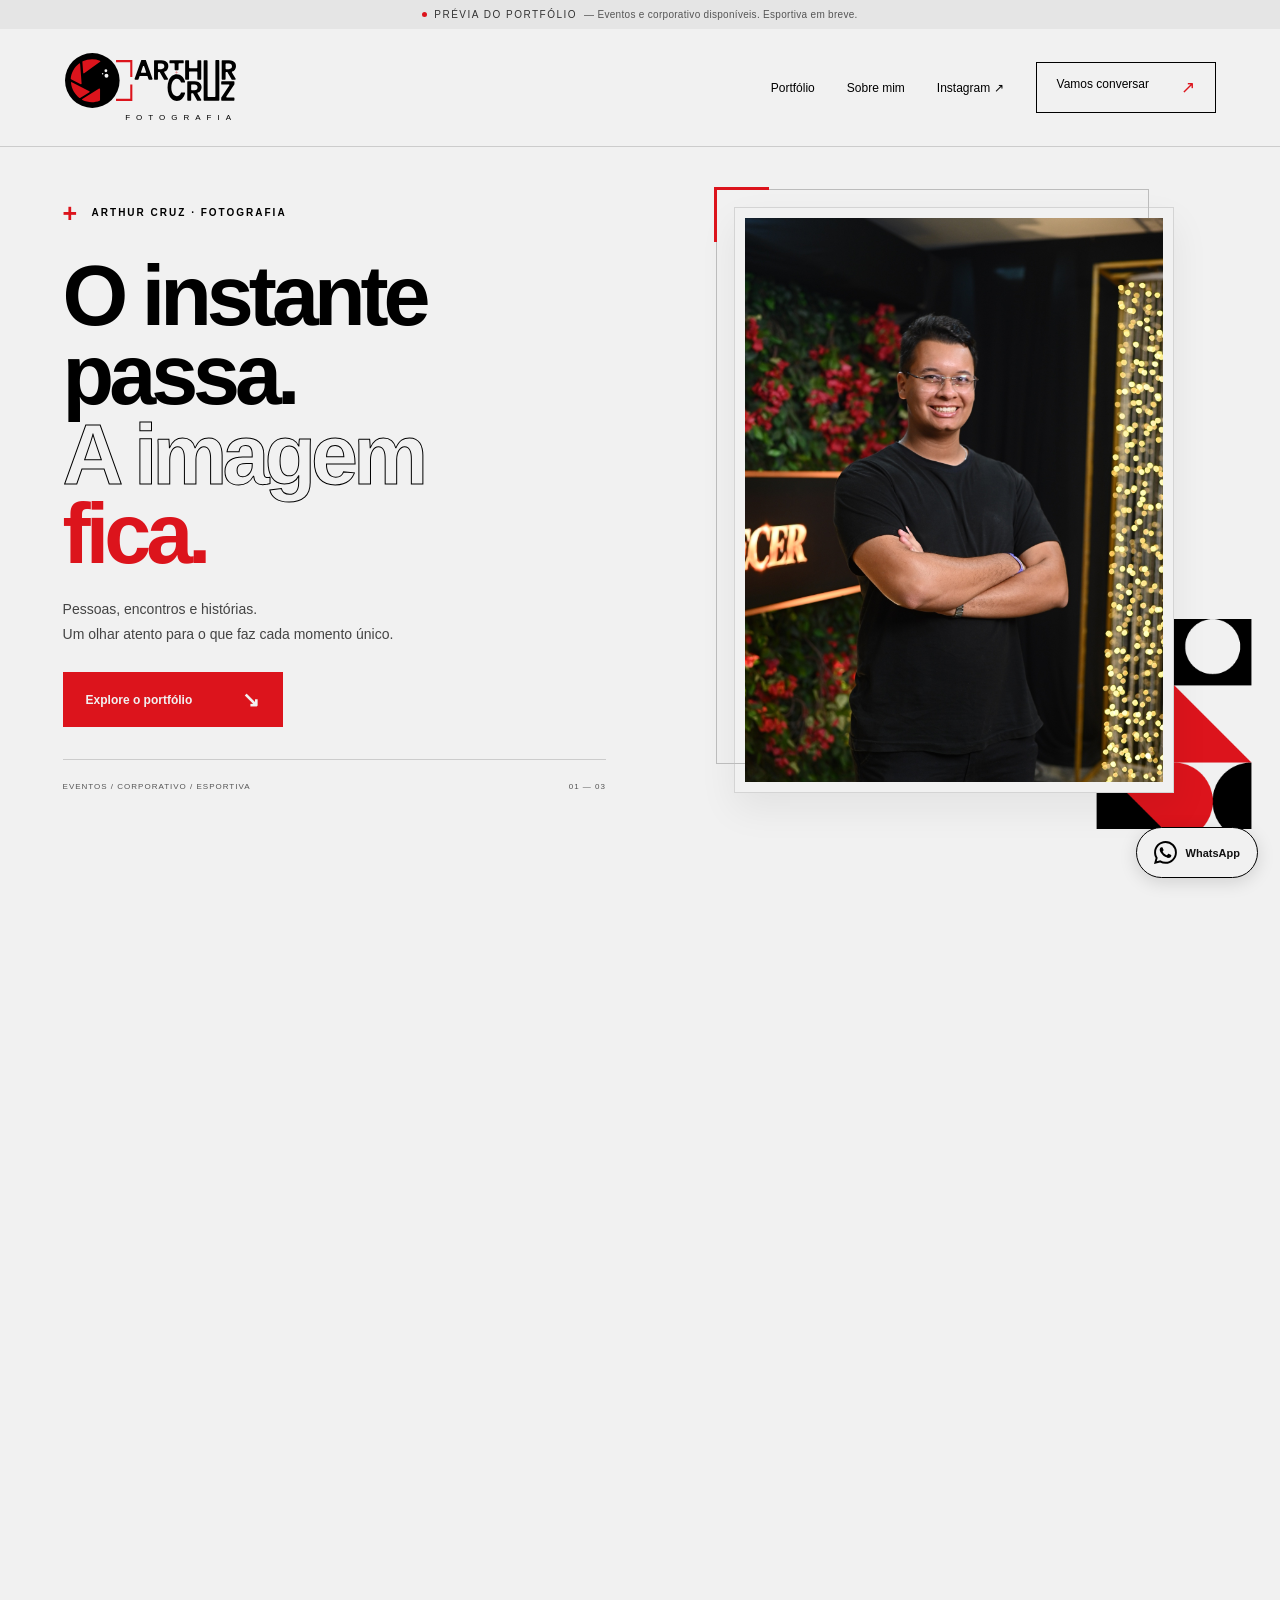
<file: index.html>
<!doctype html><html lang="pt-BR"><head><meta charset="utf-8"><meta name="viewport" content="width=device-width,initial-scale=1"><meta name="theme-color" content="#f1f1f1"><title>Arthur Cruz — Fotografia</title><meta name="description" content="Eventos, ensaio corporativo e fotografia esportiva. Explore o portfólio de Arthur Cruz e converse pelo WhatsApp."><link rel="icon" href="icon.svg" type="image/svg+xml"><link rel="stylesheet" href="style.css"><link rel="stylesheet" href="brand.css"><script src="app.js" defer></script></head><body id="top"><a class="skip" href="#principal">Pular para o conteúdo</a><div class="pilot"><span class="dot"></span> PRÉVIA DO PORTFÓLIO <span class="pilot-detail">— Eventos e corporativo disponíveis. Esportiva em breve.</span></div><header><a class="brand" href="index.html" aria-label="Arthur Cruz Fotografia, início"><img src="logo.svg" alt="Arthur Cruz"><span>FOTOGRAFIA</span></a><button class="menu-toggle" aria-expanded="false" aria-controls="navigation">Menu <span>＋</span></button><nav id="navigation" aria-label="Menu principal"><a href="index.html#portfolio">Portfólio</a><a href="index.html#sobre-mim">Sobre mim</a><a href="https://www.instagram.com/arthurcruz.fotografia/" target="_blank" rel="noopener noreferrer">Instagram ↗</a><a class="nav-contact" href="https://wa.me/5571992809439?text=Ol%C3%A1%2C%20Arthur%21%20Vim%20pelo%20seu%20site%20e%20gostaria%20de%20conversar%20sobre%20um%20projeto%20de%20fotografia." target="_blank" rel="noopener noreferrer">Vamos conversar <span>↗</span></a></nav></header><main id="principal"><section class="hero"><div class="hero-copy"><span class="eyebrow"><span class="red-cross">+</span> ARTHUR CRUZ · FOTOGRAFIA</span><h1>O instante<br>passa.<br><span class="outline">A imagem</span><br><em>fica.</em></h1><p>Pessoas, encontros e histórias.<br>Um olhar atento para o que faz cada momento único.</p><a class="button" href="#portfolio">Explore o portfólio <span>↘</span></a><div class="hero-index"><span>EVENTOS / CORPORATIVO / ESPORTIVA</span><span>01 — 03</span></div></div><div class="hero-visual hero-arthur hero-composition"><div class="hero-photo-frame"><img src="arthur-cruz-inicio.jpg" alt="Arthur Cruz sorrindo para a câmera, de camiseta preta e braços cruzados" fetchpriority="high"><span class="hero-photo-accent" aria-hidden="true"></span></div><div class="hero-brand-pattern" aria-hidden="true"></div></div></section><div class="brand-strip" aria-hidden="true"><img src="pattern.png" alt=""></div><section class="portfolio section" id="portfolio"><div class="section-heading"><div><span class="eyebrow">01 / PORTFÓLIO</span><h2>Cada história,<br>um <em>novo olhar.</em></h2></div><p>Escolha uma categoria e entre na galeria.<br>Encontre o olhar que combina com o seu momento.</p></div><div class="portfolio-grid"><a class="portfolio-card card-eventos" href="eventos.html"><div class="card-image"><img src="eventos-arthur-01.jpg" alt="Mulher de vestido preto diante de painel iluminado em evento" loading="lazy"><span class="card-number">01 /</span><span class="card-arrow" aria-hidden="true">↗</span></div><div class="card-title"><h3>Eventos</h3><span>VER GALERIA ↗</span></div><p>A energia de estar presente.</p></a><a class="portfolio-card card-ensaio-corporativo" href="ensaio-corporativo.html"><div class="card-image"><img src="corporativo-arthur-01.jpg" alt="Retrato corporativo de homem sorrindo, com camiseta preta e mãos unidas" loading="lazy"><span class="card-number">02 /</span><span class="card-arrow" aria-hidden="true">↗</span></div><div class="card-title"><h3>Ensaio corporativo</h3><span>VER GALERIA ↗</span></div><p>Sua imagem fala por você.</p></a><a class="portfolio-card card-fotografia-esportiva" href="fotografia-esportiva.html"><div class="card-image"><div class="sports-preview"><img src="icon.svg" alt="" aria-hidden="true"><span>FOTOGRAFIA EM MOVIMENTO</span><strong>Em breve.</strong><div class="sports-preview-pattern" aria-hidden="true"></div></div><span class="card-number">03 /</span><span class="card-arrow" aria-hidden="true">↗</span></div><div class="card-title"><h3>Fotografia esportiva</h3><span>VER GALERIA ↗</span></div><p>A intensidade de cada movimento.</p></a></div></section><section class="about section" id="sobre-mim"><div class="portrait-space"><div class="portrait-photo"><img src="arthur-cruz-sobre.jpg" alt="Arthur Cruz de óculos e braços cruzados, diante de luzes douradas" loading="lazy"><span class="portrait-corner top-left" aria-hidden="true"></span><span class="portrait-corner bottom-right" aria-hidden="true"></span></div><img class="portrait-pattern" src="pattern-column.png" alt="" aria-hidden="true" loading="lazy"></div><div class="about-copy"><span class="eyebrow">02 / SOBRE MIM</span><h2>Por trás de<br>cada clique,<br><em>Arthur Cruz.</em></h2><p>Sou Arthur Cruz, fotógrafo há 3 anos, e adoro registrar momentos que merecem ser lembrados.</p><p>Meu trabalho também é construir sua imagem de forma estratégica, valorizando o seu posicionamento e traduzindo quem você é em fotografias que transmitem confiança, elegância e exclusividade.</p><a class="text-link" href="https://www.instagram.com/arthurcruz.fotografia/" target="_blank" rel="noopener noreferrer">Acompanhe pelo Instagram <span>↗</span></a></div></section><section class="contact-section" id="contato"><div><span class="eyebrow">O PRÓXIMO CLIQUE COMEÇA COM UMA CONVERSA</span><h2>Vamos criar<br>algo <em>seu?</em></h2><p>Conte sua ideia. A gente encontra o melhor jeito de fotografá-la.</p><a class="button light" href="https://wa.me/5571992809439?text=Ol%C3%A1%2C%20Arthur%21%20Vim%20pelo%20seu%20site%20e%20gostaria%20de%20conversar%20sobre%20um%20projeto%20de%20fotografia." target="_blank" rel="noopener noreferrer">Conversar pelo WhatsApp <span>↗</span></a></div><div class="contact-portrait contact-portrait-photo"><img src="arthur-cruz-contato.jpg" alt="Arthur Cruz sorrindo e olhando para o lado, com os braços cruzados" loading="lazy"><span class="portrait-corner top-left" aria-hidden="true"></span><span class="portrait-corner bottom-right" aria-hidden="true"></span></div></section></main><div class="footer-pattern" aria-hidden="true"></div><footer><a href="index.html" class="footer-brand" aria-label="Arthur Cruz Fotografia, início"><img src="logo.svg" alt="Arthur Cruz"><span>FOTOGRAFIA</span></a><p class="footer-quote">“Os momentos passam, mas a fotografia os torna eternos.”</p><a href="https://www.instagram.com/arthurcruz.fotografia/" target="_blank" rel="noopener noreferrer">@arthurcruz.fotografia ↗</a><div class="footer-bottom"><span>© 2026 Arthur Cruz Fotografia</span><a href="creditos.html">Sobre as imagens deste piloto</a><a href="#top">Voltar ao topo ↑</a></div></footer><a class="floating-contact" href="https://wa.me/5571992809439?text=Ol%C3%A1%2C%20Arthur%21%20Vim%20pelo%20seu%20site%20e%20gostaria%20de%20conversar%20sobre%20um%20projeto%20de%20fotografia." target="_blank" rel="noopener noreferrer" aria-label="Conversar com Arthur pelo WhatsApp"><img class="whatsapp-icon" src="whatsapp.svg" alt="" aria-hidden="true" width="24" height="24"><span>WhatsApp</span></a></body></html>
</file>
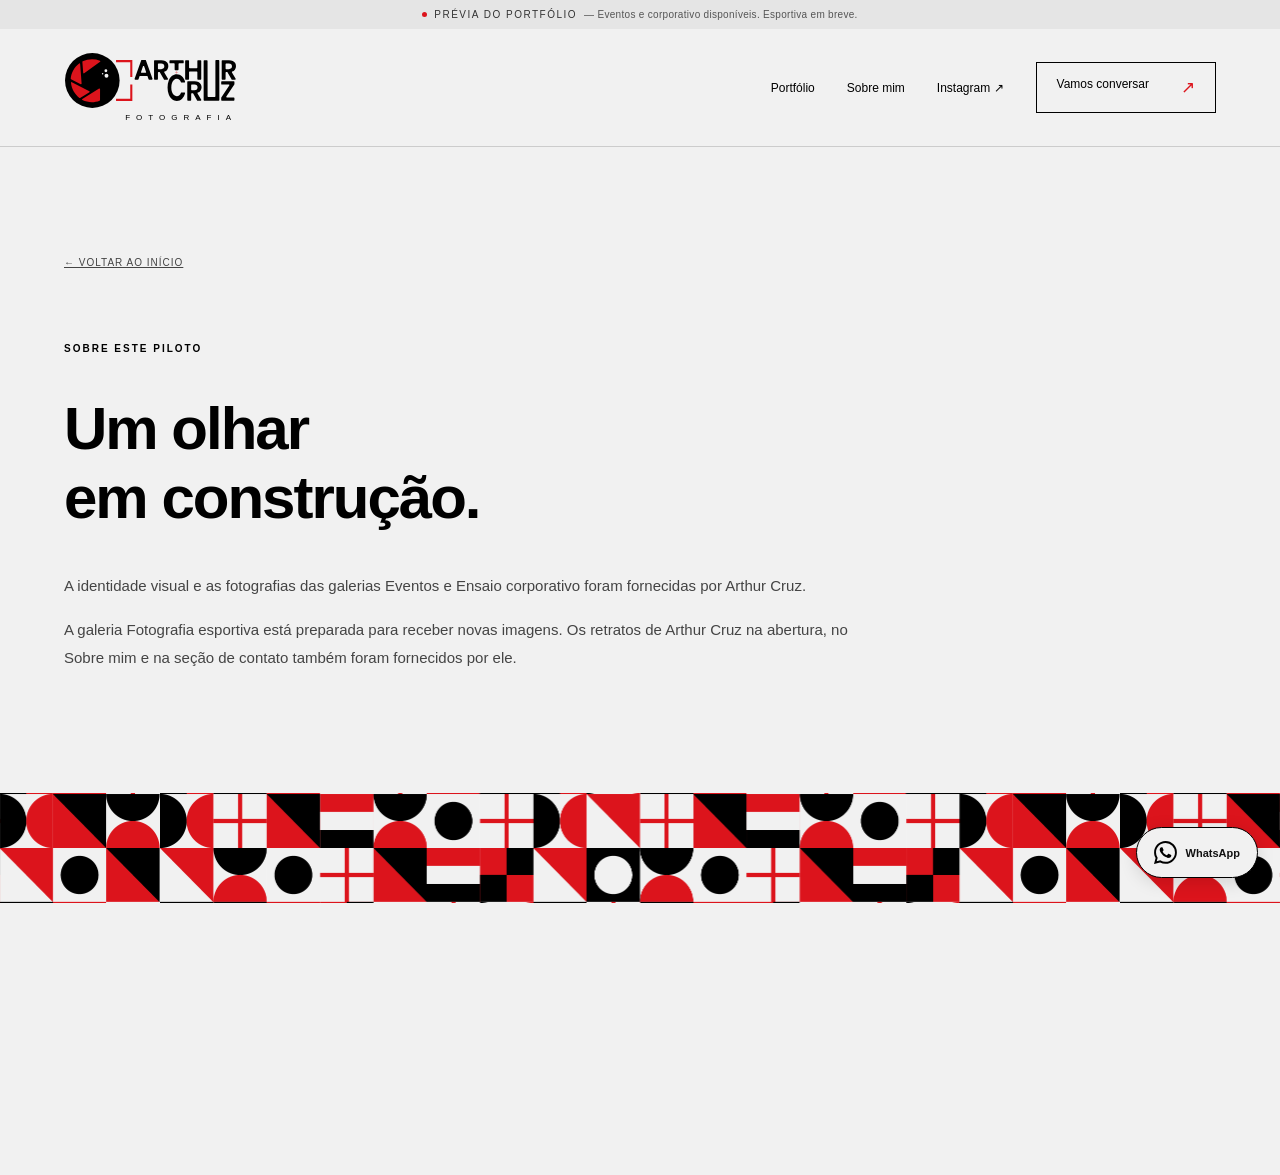
<file: creditos.html>
<!doctype html><html lang="pt-BR"><head><meta charset="utf-8"><meta name="viewport" content="width=device-width,initial-scale=1"><meta name="theme-color" content="#f1f1f1"><title>Sobre o piloto — Arthur Cruz</title><meta name="description" content="Informações sobre as fotografias e os espaços reservados do portfólio."><link rel="icon" href="icon.svg" type="image/svg+xml"><link rel="stylesheet" href="style.css"><link rel="stylesheet" href="brand.css"><script src="app.js" defer></script></head><body id="top"><a class="skip" href="#principal">Pular para o conteúdo</a><div class="pilot"><span class="dot"></span> PRÉVIA DO PORTFÓLIO <span class="pilot-detail">— Eventos e corporativo disponíveis. Esportiva em breve.</span></div><header><a class="brand" href="index.html" aria-label="Arthur Cruz Fotografia, início"><img src="logo.svg" alt="Arthur Cruz"><span>FOTOGRAFIA</span></a><button class="menu-toggle" aria-expanded="false" aria-controls="navigation">Menu <span>＋</span></button><nav id="navigation" aria-label="Menu principal"><a href="index.html#portfolio">Portfólio</a><a href="index.html#sobre-mim">Sobre mim</a><a href="https://www.instagram.com/arthurcruz.fotografia/" target="_blank" rel="noopener noreferrer">Instagram ↗</a><a class="nav-contact" href="https://wa.me/5571992809439?text=Ol%C3%A1%2C%20Arthur%21%20Vim%20pelo%20seu%20site%20e%20gostaria%20de%20conversar%20sobre%20um%20projeto%20de%20fotografia." target="_blank" rel="noopener noreferrer">Vamos conversar <span>↗</span></a></nav></header><main id="principal" class="section credits"><a class="back-link" href="index.html">← VOLTAR AO INÍCIO</a><span class="eyebrow">SOBRE ESTE PILOTO</span><h1>Um olhar<br>em construção.</h1><p>A identidade visual e as fotografias das galerias Eventos e Ensaio corporativo foram fornecidas por Arthur Cruz.</p><p>A galeria Fotografia esportiva está preparada para receber novas imagens. Os retratos de Arthur Cruz na abertura, no Sobre mim e na seção de contato também foram fornecidos por ele.</p></main><div class="footer-pattern" aria-hidden="true"></div><footer><a href="index.html" class="footer-brand" aria-label="Arthur Cruz Fotografia, início"><img src="logo.svg" alt="Arthur Cruz"><span>FOTOGRAFIA</span></a><p class="footer-quote">“Os momentos passam, mas a fotografia os torna eternos.”</p><a href="https://www.instagram.com/arthurcruz.fotografia/" target="_blank" rel="noopener noreferrer">@arthurcruz.fotografia ↗</a><div class="footer-bottom"><span>© 2026 Arthur Cruz Fotografia</span><a href="creditos.html">Sobre as imagens deste piloto</a><a href="#top">Voltar ao topo ↑</a></div></footer><a class="floating-contact" href="https://wa.me/5571992809439?text=Ol%C3%A1%2C%20Arthur%21%20Vim%20pelo%20seu%20site%20e%20gostaria%20de%20conversar%20sobre%20um%20projeto%20de%20fotografia." target="_blank" rel="noopener noreferrer" aria-label="Conversar com Arthur pelo WhatsApp"><img class="whatsapp-icon" src="whatsapp.svg" alt="" aria-hidden="true" width="24" height="24"><span>WhatsApp</span></a></body></html>
</file>
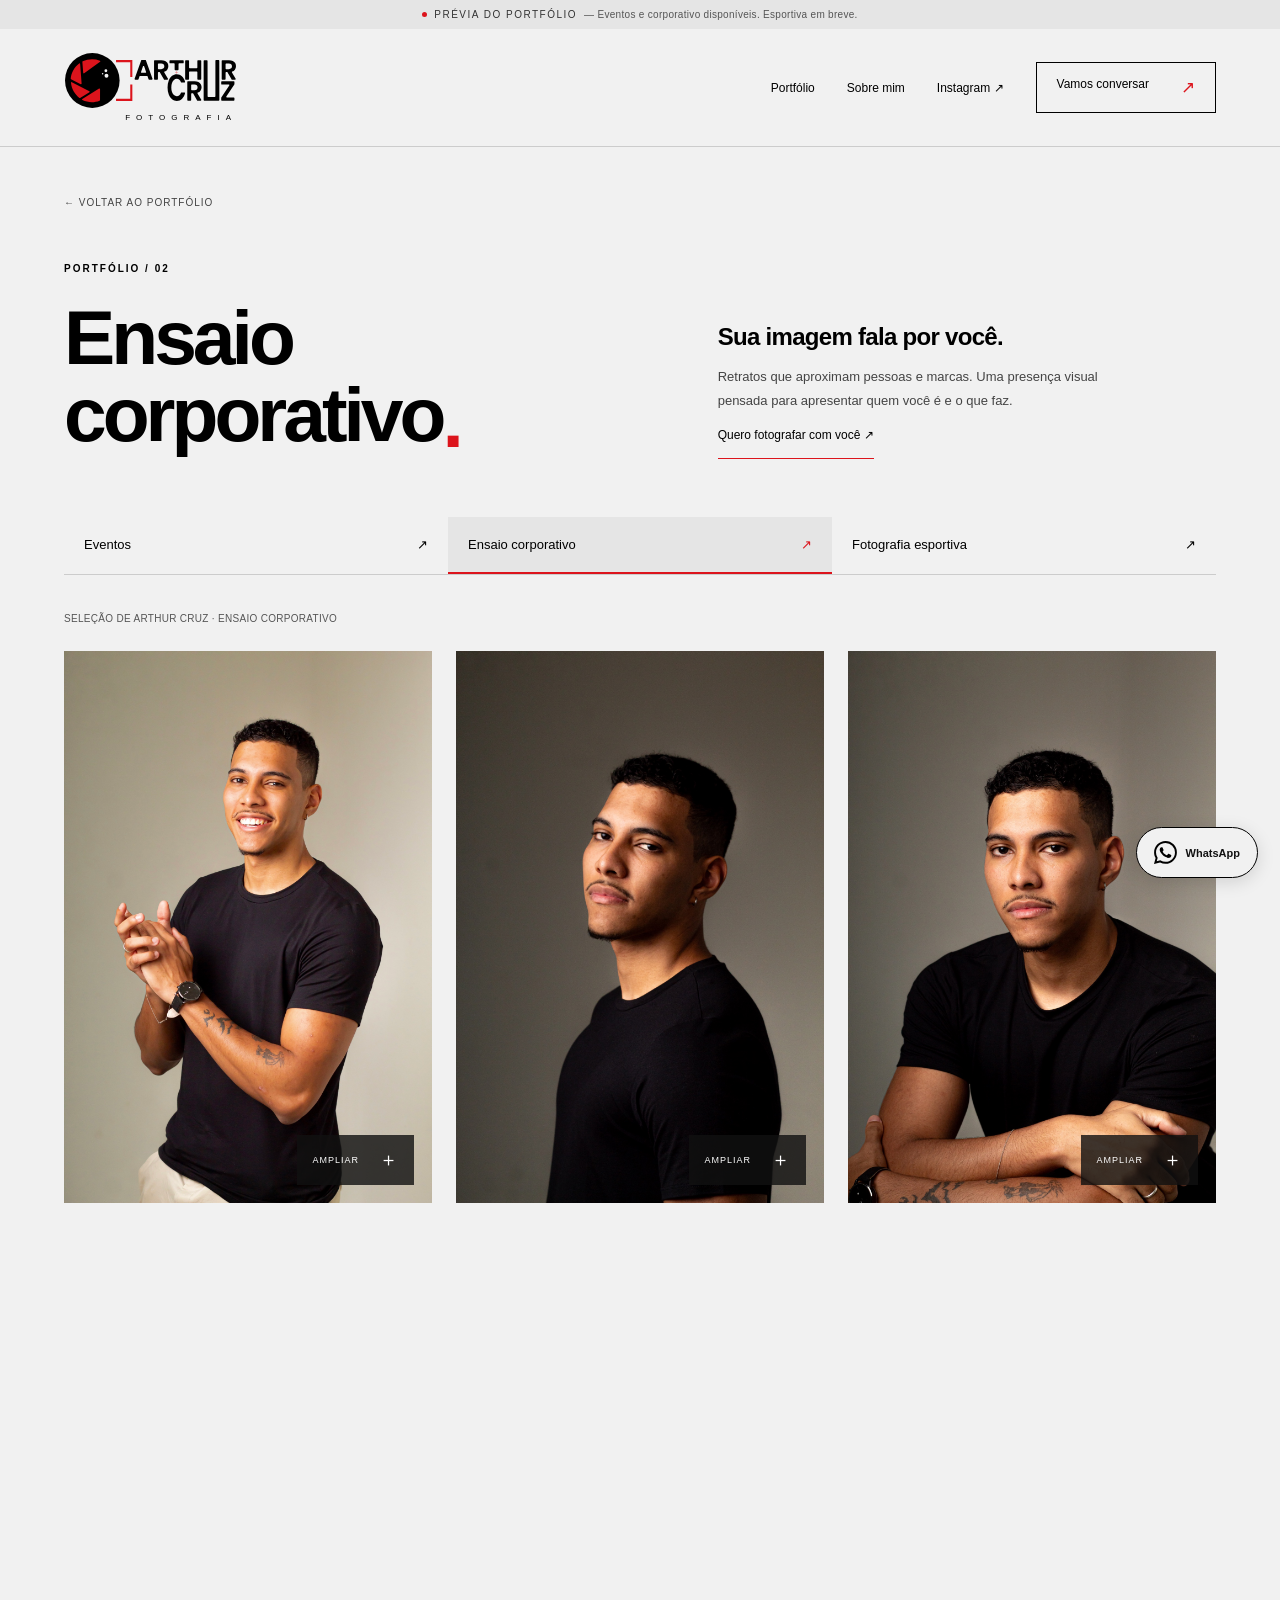
<file: ensaio-corporativo.html>
<!doctype html><html lang="pt-BR"><head><meta charset="utf-8"><meta name="viewport" content="width=device-width,initial-scale=1"><meta name="theme-color" content="#f1f1f1"><title>Ensaio corporativo — Arthur Cruz Fotografia</title><meta name="description" content="Retratos que aproximam pessoas e marcas. Uma presença visual pensada para apresentar quem você é e o que faz."><link rel="icon" href="icon.svg" type="image/svg+xml"><link rel="stylesheet" href="style.css"><link rel="stylesheet" href="brand.css"><script src="app.js" defer></script></head><body id="top"><a class="skip" href="#principal">Pular para o conteúdo</a><div class="pilot"><span class="dot"></span> PRÉVIA DO PORTFÓLIO <span class="pilot-detail">— Eventos e corporativo disponíveis. Esportiva em breve.</span></div><header><a class="brand" href="index.html" aria-label="Arthur Cruz Fotografia, início"><img src="logo.svg" alt="Arthur Cruz"><span>FOTOGRAFIA</span></a><button class="menu-toggle" aria-expanded="false" aria-controls="navigation">Menu <span>＋</span></button><nav id="navigation" aria-label="Menu principal"><a href="index.html#portfolio">Portfólio</a><a href="index.html#sobre-mim">Sobre mim</a><a href="https://www.instagram.com/arthurcruz.fotografia/" target="_blank" rel="noopener noreferrer">Instagram ↗</a><a class="nav-contact" href="https://wa.me/5571992809439?text=Ol%C3%A1%2C%20Arthur%21%20Vim%20pelo%20seu%20site%20e%20gostaria%20de%20conversar%20sobre%20um%20projeto%20de%20fotografia." target="_blank" rel="noopener noreferrer">Vamos conversar <span>↗</span></a></nav></header><main id="principal"><section class="gallery-intro section"><a class="back-link" href="index.html#portfolio">← VOLTAR AO PORTFÓLIO</a><div class="gallery-heading"><div><span class="eyebrow">PORTFÓLIO / 02</span><h1>Ensaio corporativo<span class="red-cross">.</span></h1></div><div><h2>Sua imagem fala por você.</h2><p>Retratos que aproximam pessoas e marcas. Uma presença visual pensada para apresentar quem você é e o que faz.</p><a class="text-link" href="https://wa.me/5571992809439?text=Ol%C3%A1%2C%20Arthur%21%20Vim%20pelo%20seu%20site%20e%20gostaria%20de%20conversar%20sobre%20um%20ensaio%20corporativo." target="_blank" rel="noopener noreferrer">Quero fotografar com você ↗</a></div></div><nav class="category-nav" aria-label="Categorias de fotografia"><a class="" href="eventos.html" >Eventos <span>↗</span></a><a class="active" href="ensaio-corporativo.html" aria-current="page">Ensaio corporativo <span>↗</span></a><a class="" href="fotografia-esportiva.html" >Fotografia esportiva <span>↗</span></a></nav><p class="demo-note">SELEÇÃO DE ARTHUR CRUZ · ENSAIO CORPORATIVO</p><div class="gallery-grid corporate-gallery"><button class="gallery-photo photo-0" data-photo="0" aria-label="Ampliar foto 1: Retrato corporativo de homem sorrindo, com camiseta preta e mãos unidas"><img src="corporativo-arthur-01.jpg" alt="Retrato corporativo de homem sorrindo, com camiseta preta e mãos unidas" ><span>AMPLIAR <b>＋</b></span></button><button class="gallery-photo photo-1" data-photo="1" aria-label="Ampliar foto 2: Retrato corporativo em perfil de homem com camiseta preta"><img src="corporativo-arthur-02.jpg" alt="Retrato corporativo em perfil de homem com camiseta preta" loading="lazy"><span>AMPLIAR <b>＋</b></span></button><button class="gallery-photo photo-2" data-photo="2" aria-label="Ampliar foto 3: Retrato corporativo de homem com os braços cruzados"><img src="corporativo-arthur-03.jpg" alt="Retrato corporativo de homem com os braços cruzados" loading="lazy"><span>AMPLIAR <b>＋</b></span></button><button class="gallery-photo photo-3" data-photo="3" aria-label="Ampliar foto 4: Mulher sorrindo com uniforme verde e dois gatos sobre um apoio branco"><img src="corporativo-arthur-04.jpg" alt="Mulher sorrindo com uniforme verde e dois gatos sobre um apoio branco" loading="lazy"><span>AMPLIAR <b>＋</b></span></button><button class="gallery-photo photo-4" data-photo="4" aria-label="Ampliar foto 5: Mulher sentada com uniforme verde e dois gatos com pequenos capelos"><img src="corporativo-arthur-05.jpg" alt="Mulher sentada com uniforme verde e dois gatos com pequenos capelos" loading="lazy"><span>AMPLIAR <b>＋</b></span></button><button class="gallery-photo photo-5" data-photo="5" aria-label="Ampliar foto 6: Retrato de mulher sorrindo com roupa preta e braços cruzados"><img src="corporativo-arthur-06.jpg" alt="Retrato de mulher sorrindo com roupa preta e braços cruzados" loading="lazy"><span>AMPLIAR <b>＋</b></span></button><button class="gallery-photo photo-6" data-photo="6" aria-label="Ampliar foto 7: Mulher com roupa preta segurando dois gatos no colo"><img src="corporativo-arthur-07.jpg" alt="Mulher com roupa preta segurando dois gatos no colo" loading="lazy"><span>AMPLIAR <b>＋</b></span></button><button class="gallery-photo photo-7" data-photo="7" aria-label="Ampliar foto 8: Retrato de mulher com roupa preta diante de fundo claro"><img src="corporativo-arthur-08.jpg" alt="Retrato de mulher com roupa preta diante de fundo claro" loading="lazy"><span>AMPLIAR <b>＋</b></span></button><button class="gallery-photo photo-8" data-photo="8" aria-label="Ampliar foto 9: Mulher com uniforme verde e estetoscópio diante de fundo claro"><img src="corporativo-arthur-09.jpg" alt="Mulher com uniforme verde e estetoscópio diante de fundo claro" loading="lazy"><span>AMPLIAR <b>＋</b></span></button><button class="gallery-photo photo-9" data-photo="9" aria-label="Ampliar foto 10: Retrato corporativo de homem de blazer preto com os braços cruzados, olhando para a câmera"><img src="corporativo-arthur-10.jpg" alt="Retrato corporativo de homem de blazer preto com os braços cruzados, olhando para a câmera" loading="lazy"><span>AMPLIAR <b>＋</b></span></button><button class="gallery-photo photo-10" data-photo="10" aria-label="Ampliar foto 11: Retrato corporativo de homem de blazer preto olhando para o lado, com as mãos à frente do corpo"><img src="corporativo-arthur-11.jpg" alt="Retrato corporativo de homem de blazer preto olhando para o lado, com as mãos à frente do corpo" loading="lazy"><span>AMPLIAR <b>＋</b></span></button></div><p class="gallery-end">11 IMAGENS / CLIQUE PARA AMPLIAR</p></section><section class="contact-section" id="contato"><div><span class="eyebrow">O PRÓXIMO CLIQUE COMEÇA COM UMA CONVERSA</span><h2>Vamos criar<br>algo <em>seu?</em></h2><p>Conte sua ideia. A gente encontra o melhor jeito de fotografá-la.</p><a class="button light" href="https://wa.me/5571992809439?text=Ol%C3%A1%2C%20Arthur%21%20Vim%20pelo%20seu%20site%20e%20gostaria%20de%20conversar%20sobre%20um%20ensaio%20corporativo." target="_blank" rel="noopener noreferrer">Conversar pelo WhatsApp <span>↗</span></a></div><div class="contact-portrait contact-portrait-photo"><img src="arthur-cruz-contato.jpg" alt="Arthur Cruz sorrindo e olhando para o lado, com os braços cruzados" loading="lazy"><span class="portrait-corner top-left" aria-hidden="true"></span><span class="portrait-corner bottom-right" aria-hidden="true"></span></div></section></main><dialog class="lightbox" aria-label="Foto ampliada"><button class="lightbox-close" aria-label="Fechar foto ampliada">Fechar ✕</button><button class="lightbox-prev" aria-label="Foto anterior">←</button><figure><img alt=""><figcaption></figcaption></figure><button class="lightbox-next" aria-label="Próxima foto">→</button></dialog><div class="footer-pattern" aria-hidden="true"></div><footer><a href="index.html" class="footer-brand" aria-label="Arthur Cruz Fotografia, início"><img src="logo.svg" alt="Arthur Cruz"><span>FOTOGRAFIA</span></a><p class="footer-quote">“Os momentos passam, mas a fotografia os torna eternos.”</p><a href="https://www.instagram.com/arthurcruz.fotografia/" target="_blank" rel="noopener noreferrer">@arthurcruz.fotografia ↗</a><div class="footer-bottom"><span>© 2026 Arthur Cruz Fotografia</span><a href="creditos.html">Sobre as imagens deste piloto</a><a href="#top">Voltar ao topo ↑</a></div></footer><a class="floating-contact" href="https://wa.me/5571992809439?text=Ol%C3%A1%2C%20Arthur%21%20Vim%20pelo%20seu%20site%20e%20gostaria%20de%20conversar%20sobre%20um%20projeto%20de%20fotografia." target="_blank" rel="noopener noreferrer" aria-label="Conversar com Arthur pelo WhatsApp"><img class="whatsapp-icon" src="whatsapp.svg" alt="" aria-hidden="true" width="24" height="24"><span>WhatsApp</span></a></body></html>
</file>
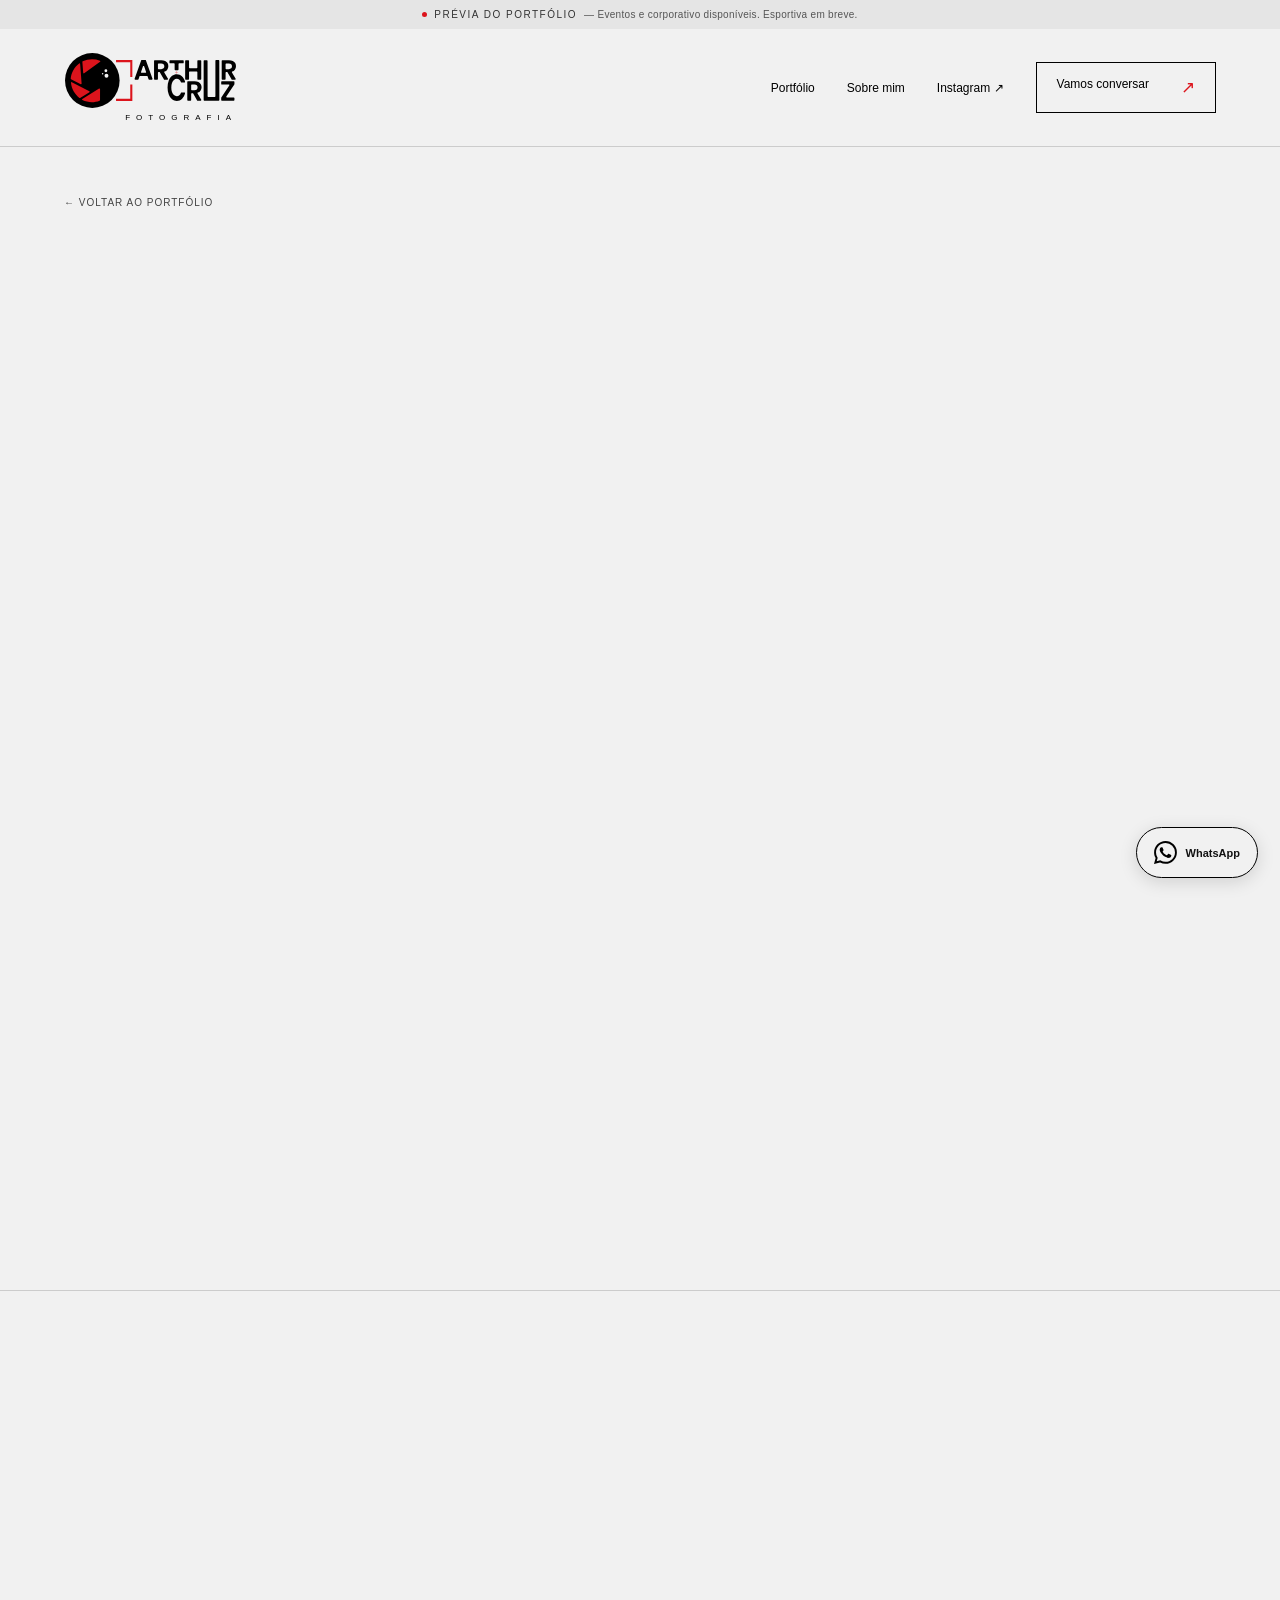
<file: eventos.html>
<!doctype html><html lang="pt-BR"><head><meta charset="utf-8"><meta name="viewport" content="width=device-width,initial-scale=1"><meta name="theme-color" content="#f1f1f1"><title>Eventos — Arthur Cruz Fotografia</title><meta name="description" content="Os encontros, os detalhes e tudo o que acontece entre um instante e outro. Fotografia para guardar a atmosfera do seu evento."><link rel="icon" href="icon.svg" type="image/svg+xml"><link rel="stylesheet" href="style.css"><link rel="stylesheet" href="brand.css"><script src="app.js" defer></script></head><body id="top"><a class="skip" href="#principal">Pular para o conteúdo</a><div class="pilot"><span class="dot"></span> PRÉVIA DO PORTFÓLIO <span class="pilot-detail">— Eventos e corporativo disponíveis. Esportiva em breve.</span></div><header><a class="brand" href="index.html" aria-label="Arthur Cruz Fotografia, início"><img src="logo.svg" alt="Arthur Cruz"><span>FOTOGRAFIA</span></a><button class="menu-toggle" aria-expanded="false" aria-controls="navigation">Menu <span>＋</span></button><nav id="navigation" aria-label="Menu principal"><a href="index.html#portfolio">Portfólio</a><a href="index.html#sobre-mim">Sobre mim</a><a href="https://www.instagram.com/arthurcruz.fotografia/" target="_blank" rel="noopener noreferrer">Instagram ↗</a><a class="nav-contact" href="https://wa.me/5571992809439?text=Ol%C3%A1%2C%20Arthur%21%20Vim%20pelo%20seu%20site%20e%20gostaria%20de%20conversar%20sobre%20um%20projeto%20de%20fotografia." target="_blank" rel="noopener noreferrer">Vamos conversar <span>↗</span></a></nav></header><main id="principal"><section class="gallery-intro section"><a class="back-link" href="index.html#portfolio">← VOLTAR AO PORTFÓLIO</a><div class="gallery-heading"><div><span class="eyebrow">PORTFÓLIO / 01</span><h1>Eventos<span class="red-cross">.</span></h1></div><div><h2>A energia de estar presente.</h2><p>Os encontros, os detalhes e tudo o que acontece entre um instante e outro. Fotografia para guardar a atmosfera do seu evento.</p><a class="text-link" href="https://wa.me/5571992809439?text=Ol%C3%A1%2C%20Arthur%21%20Vim%20pelo%20seu%20site%20e%20gostaria%20de%20conversar%20sobre%20a%20cobertura%20de%20um%20evento." target="_blank" rel="noopener noreferrer">Quero fotografar com você ↗</a></div></div><nav class="category-nav" aria-label="Categorias de fotografia"><a class="active" href="eventos.html" aria-current="page">Eventos <span>↗</span></a><a class="" href="ensaio-corporativo.html" >Ensaio corporativo <span>↗</span></a><a class="" href="fotografia-esportiva.html" >Fotografia esportiva <span>↗</span></a></nav><p class="demo-note">SELEÇÃO DE ARTHUR CRUZ · EVENTOS</p><div class="gallery-grid corporate-gallery"><button class="gallery-photo photo-0" data-photo="0" aria-label="Ampliar foto 1: Mulher de vestido preto diante de painel iluminado em evento"><img src="eventos-arthur-01.jpg" alt="Mulher de vestido preto diante de painel iluminado em evento" ><span>AMPLIAR <b>＋</b></span></button><button class="gallery-photo photo-1" data-photo="1" aria-label="Ampliar foto 2: Palestrante de blazer preto e microfone durante evento"><img src="eventos-arthur-02.jpg" alt="Palestrante de blazer preto e microfone durante evento" loading="lazy"><span>AMPLIAR <b>＋</b></span></button><button class="gallery-photo photo-2" data-photo="2" aria-label="Ampliar foto 3: Palestrante ao lado de painel de apresentação em evento"><img src="eventos-arthur-03.jpg" alt="Palestrante ao lado de painel de apresentação em evento" loading="lazy"><span>AMPLIAR <b>＋</b></span></button></div><p class="gallery-end">03 IMAGENS / CLIQUE PARA AMPLIAR</p></section><section class="contact-section" id="contato"><div><span class="eyebrow">O PRÓXIMO CLIQUE COMEÇA COM UMA CONVERSA</span><h2>Vamos criar<br>algo <em>seu?</em></h2><p>Conte sua ideia. A gente encontra o melhor jeito de fotografá-la.</p><a class="button light" href="https://wa.me/5571992809439?text=Ol%C3%A1%2C%20Arthur%21%20Vim%20pelo%20seu%20site%20e%20gostaria%20de%20conversar%20sobre%20a%20cobertura%20de%20um%20evento." target="_blank" rel="noopener noreferrer">Conversar pelo WhatsApp <span>↗</span></a></div><div class="contact-portrait contact-portrait-photo"><img src="arthur-cruz-contato.jpg" alt="Arthur Cruz sorrindo e olhando para o lado, com os braços cruzados" loading="lazy"><span class="portrait-corner top-left" aria-hidden="true"></span><span class="portrait-corner bottom-right" aria-hidden="true"></span></div></section></main><dialog class="lightbox" aria-label="Foto ampliada"><button class="lightbox-close" aria-label="Fechar foto ampliada">Fechar ✕</button><button class="lightbox-prev" aria-label="Foto anterior">←</button><figure><img alt=""><figcaption></figcaption></figure><button class="lightbox-next" aria-label="Próxima foto">→</button></dialog><div class="footer-pattern" aria-hidden="true"></div><footer><a href="index.html" class="footer-brand" aria-label="Arthur Cruz Fotografia, início"><img src="logo.svg" alt="Arthur Cruz"><span>FOTOGRAFIA</span></a><p class="footer-quote">“Os momentos passam, mas a fotografia os torna eternos.”</p><a href="https://www.instagram.com/arthurcruz.fotografia/" target="_blank" rel="noopener noreferrer">@arthurcruz.fotografia ↗</a><div class="footer-bottom"><span>© 2026 Arthur Cruz Fotografia</span><a href="creditos.html">Sobre as imagens deste piloto</a><a href="#top">Voltar ao topo ↑</a></div></footer><a class="floating-contact" href="https://wa.me/5571992809439?text=Ol%C3%A1%2C%20Arthur%21%20Vim%20pelo%20seu%20site%20e%20gostaria%20de%20conversar%20sobre%20um%20projeto%20de%20fotografia." target="_blank" rel="noopener noreferrer" aria-label="Conversar com Arthur pelo WhatsApp"><img class="whatsapp-icon" src="whatsapp.svg" alt="" aria-hidden="true" width="24" height="24"><span>WhatsApp</span></a></body></html>
</file>
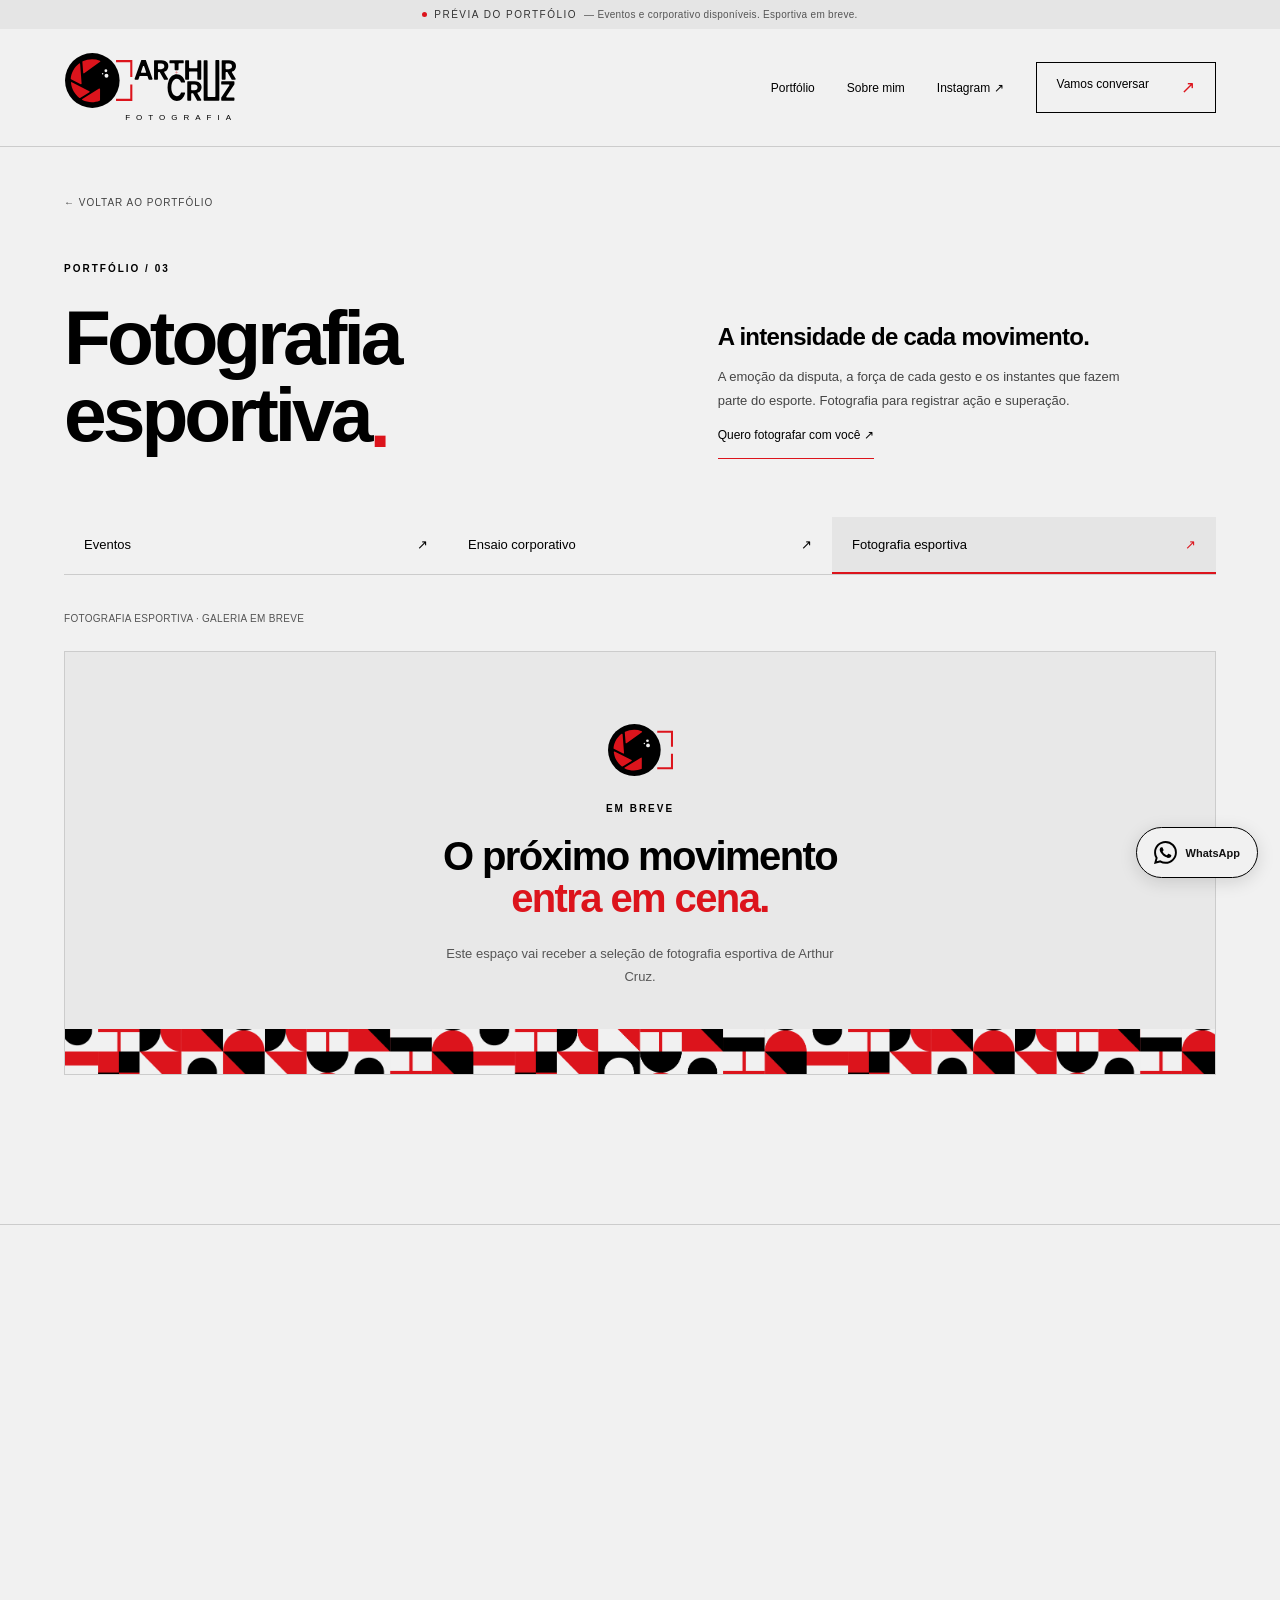
<file: fotografia-esportiva.html>
<!doctype html><html lang="pt-BR"><head><meta charset="utf-8"><meta name="viewport" content="width=device-width,initial-scale=1"><meta name="theme-color" content="#f1f1f1"><title>Fotografia esportiva — Arthur Cruz Fotografia</title><meta name="description" content="A emoção da disputa, a força de cada gesto e os instantes que fazem parte do esporte. Fotografia para registrar ação e superação."><link rel="icon" href="icon.svg" type="image/svg+xml"><link rel="stylesheet" href="style.css"><link rel="stylesheet" href="brand.css"><script src="app.js" defer></script></head><body id="top"><a class="skip" href="#principal">Pular para o conteúdo</a><div class="pilot"><span class="dot"></span> PRÉVIA DO PORTFÓLIO <span class="pilot-detail">— Eventos e corporativo disponíveis. Esportiva em breve.</span></div><header><a class="brand" href="index.html" aria-label="Arthur Cruz Fotografia, início"><img src="logo.svg" alt="Arthur Cruz"><span>FOTOGRAFIA</span></a><button class="menu-toggle" aria-expanded="false" aria-controls="navigation">Menu <span>＋</span></button><nav id="navigation" aria-label="Menu principal"><a href="index.html#portfolio">Portfólio</a><a href="index.html#sobre-mim">Sobre mim</a><a href="https://www.instagram.com/arthurcruz.fotografia/" target="_blank" rel="noopener noreferrer">Instagram ↗</a><a class="nav-contact" href="https://wa.me/5571992809439?text=Ol%C3%A1%2C%20Arthur%21%20Vim%20pelo%20seu%20site%20e%20gostaria%20de%20conversar%20sobre%20um%20projeto%20de%20fotografia." target="_blank" rel="noopener noreferrer">Vamos conversar <span>↗</span></a></nav></header><main id="principal"><section class="gallery-intro section"><a class="back-link" href="index.html#portfolio">← VOLTAR AO PORTFÓLIO</a><div class="gallery-heading"><div><span class="eyebrow">PORTFÓLIO / 03</span><h1>Fotografia esportiva<span class="red-cross">.</span></h1></div><div><h2>A intensidade de cada movimento.</h2><p>A emoção da disputa, a força de cada gesto e os instantes que fazem parte do esporte. Fotografia para registrar ação e superação.</p><a class="text-link" href="https://wa.me/5571992809439?text=Ol%C3%A1%2C%20Arthur%21%20Vim%20pelo%20seu%20site%20e%20gostaria%20de%20conversar%20sobre%20fotografia%20esportiva." target="_blank" rel="noopener noreferrer">Quero fotografar com você ↗</a></div></div><nav class="category-nav" aria-label="Categorias de fotografia"><a class="" href="eventos.html" >Eventos <span>↗</span></a><a class="" href="ensaio-corporativo.html" >Ensaio corporativo <span>↗</span></a><a class="active" href="fotografia-esportiva.html" aria-current="page">Fotografia esportiva <span>↗</span></a></nav><p class="demo-note">FOTOGRAFIA ESPORTIVA · GALERIA EM BREVE</p><div class="gallery-grid empty-gallery"><div class="sports-empty"><div class="sports-empty-pattern" aria-hidden="true"></div><img src="icon.svg" alt="" aria-hidden="true"><span class="eyebrow">EM BREVE</span><h2>O próximo movimento<br><em>entra em cena.</em></h2><p>Este espaço vai receber a seleção de fotografia esportiva de Arthur Cruz.</p></div></div><p class="gallery-end">NOVAS HISTÓRIAS EM MOVIMENTO, EM BREVE.</p></section><section class="contact-section" id="contato"><div><span class="eyebrow">O PRÓXIMO CLIQUE COMEÇA COM UMA CONVERSA</span><h2>Vamos criar<br>algo <em>seu?</em></h2><p>Conte sua ideia. A gente encontra o melhor jeito de fotografá-la.</p><a class="button light" href="https://wa.me/5571992809439?text=Ol%C3%A1%2C%20Arthur%21%20Vim%20pelo%20seu%20site%20e%20gostaria%20de%20conversar%20sobre%20fotografia%20esportiva." target="_blank" rel="noopener noreferrer">Conversar pelo WhatsApp <span>↗</span></a></div><div class="contact-portrait contact-portrait-photo"><img src="arthur-cruz-contato.jpg" alt="Arthur Cruz sorrindo e olhando para o lado, com os braços cruzados" loading="lazy"><span class="portrait-corner top-left" aria-hidden="true"></span><span class="portrait-corner bottom-right" aria-hidden="true"></span></div></section></main><dialog class="lightbox" aria-label="Foto ampliada"><button class="lightbox-close" aria-label="Fechar foto ampliada">Fechar ✕</button><button class="lightbox-prev" aria-label="Foto anterior">←</button><figure><img alt=""><figcaption></figcaption></figure><button class="lightbox-next" aria-label="Próxima foto">→</button></dialog><div class="footer-pattern" aria-hidden="true"></div><footer><a href="index.html" class="footer-brand" aria-label="Arthur Cruz Fotografia, início"><img src="logo.svg" alt="Arthur Cruz"><span>FOTOGRAFIA</span></a><p class="footer-quote">“Os momentos passam, mas a fotografia os torna eternos.”</p><a href="https://www.instagram.com/arthurcruz.fotografia/" target="_blank" rel="noopener noreferrer">@arthurcruz.fotografia ↗</a><div class="footer-bottom"><span>© 2026 Arthur Cruz Fotografia</span><a href="creditos.html">Sobre as imagens deste piloto</a><a href="#top">Voltar ao topo ↑</a></div></footer><a class="floating-contact" href="https://wa.me/5571992809439?text=Ol%C3%A1%2C%20Arthur%21%20Vim%20pelo%20seu%20site%20e%20gostaria%20de%20conversar%20sobre%20um%20projeto%20de%20fotografia." target="_blank" rel="noopener noreferrer" aria-label="Conversar com Arthur pelo WhatsApp"><img class="whatsapp-icon" src="whatsapp.svg" alt="" aria-hidden="true" width="24" height="24"><span>WhatsApp</span></a></body></html>
</file>
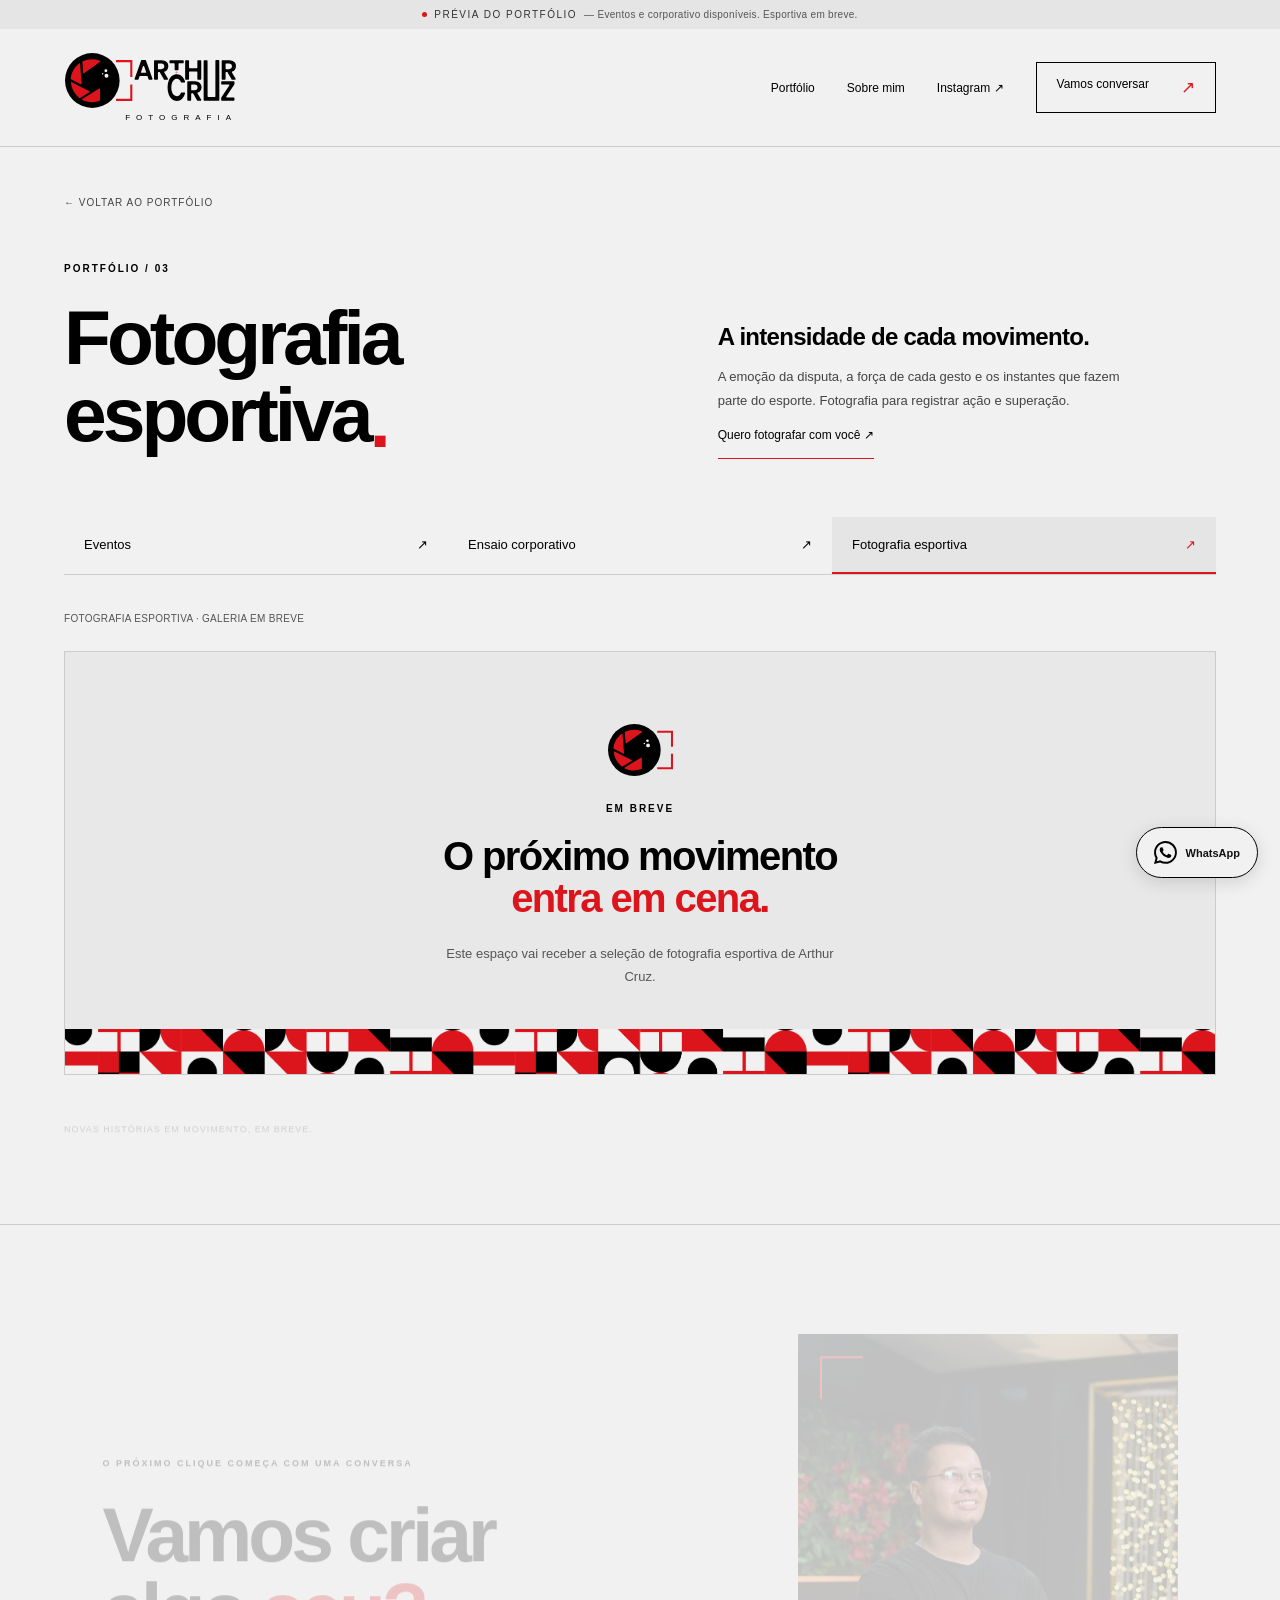
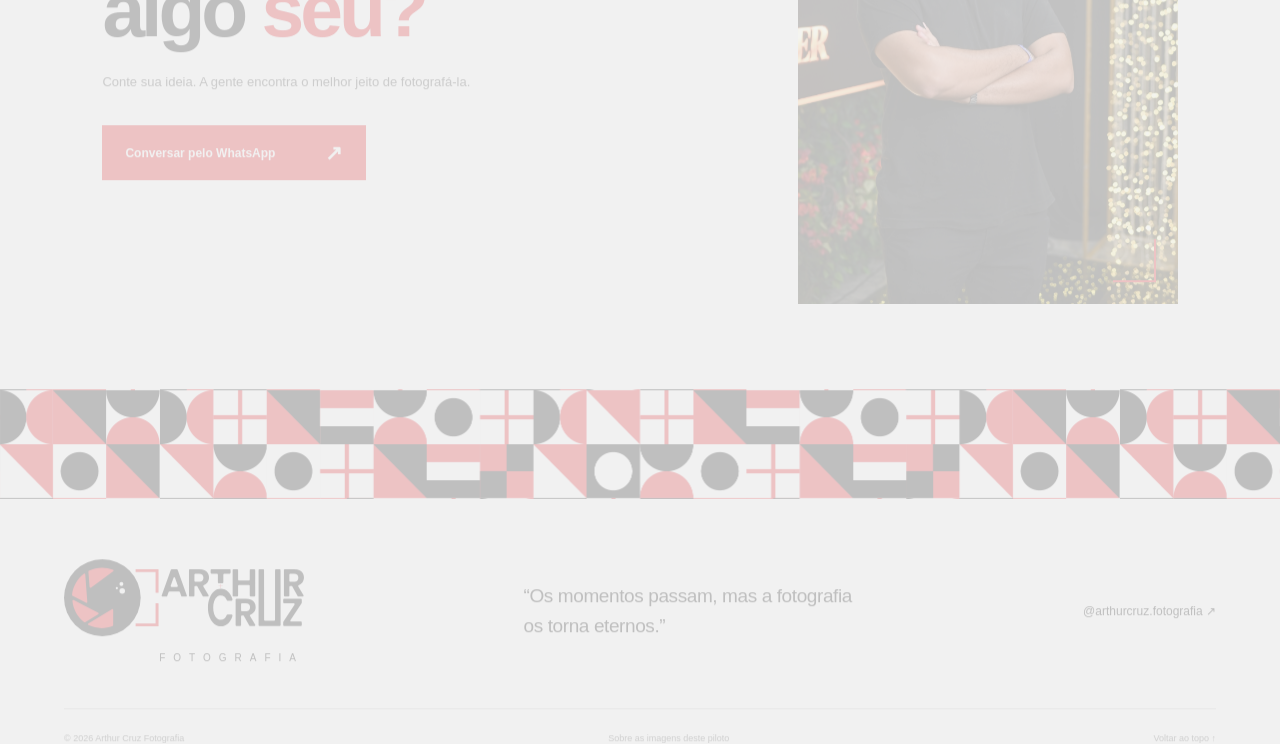
<file: retrato.html>
<!doctype html><html lang="pt-BR"><head><meta charset="utf-8"><meta http-equiv="refresh" content="0;url=fotografia-esportiva.html"><title>Fotografia esportiva — Arthur Cruz</title></head><body><a href="fotografia-esportiva.html">Ir para Fotografia esportiva</a></body></html>
</file>
<file: style.css>
:root{--bg:#111;--surface:#191919;--white:#f1f1f1;--muted:#a8a8a8;--red:#dc141c;--line:#353535}*{box-sizing:border-box}html{scroll-behavior:smooth;scroll-padding-top:110px}body{margin:0;background:var(--bg);color:var(--white);font-family:Arial,Helvetica,sans-serif;-webkit-font-smoothing:antialiased}a{color:inherit;text-decoration:none}button{font:inherit}img{display:block;width:100%}button,a{-webkit-tap-highlight-color:transparent}a:focus-visible,button:focus-visible{outline:3px solid #ff585e;outline-offset:6px}.skip{position:fixed;left:16px;top:-100px;background:white;color:black;z-index:100;padding:16px}.skip:focus{top:10px}.pilot{height:29px;background:#232323;display:flex;align-items:center;justify-content:center;font-size:10px;letter-spacing:1.5px;color:#ccc;gap:7px}.dot{width:5px;height:5px;border-radius:50%;background:var(--red)}.pilot-detail{letter-spacing:.3px;color:#bdbdbd}header{padding:24px 5%;display:flex;justify-content:space-between;align-items:center;border-bottom:1px solid var(--line);background:var(--bg);position:relative;z-index:10}.brand{width:153px;display:block}.brand img{width:153px;height:49px;object-fit:contain}.brand>span{display:block;font-size:8px;letter-spacing:6px;text-align:right;margin-top:5px}nav{display:flex;align-items:center;gap:32px;font-size:12px}nav>a{padding:12px 0}nav>a:hover{color:#ff545b}.nav-contact{border:1px solid #5d5d5d;padding:14px 20px;display:flex;gap:32px}.nav-contact span{color:var(--red);font-size:17px}.menu-toggle{display:none}.hero{display:grid;grid-template-columns:1.06fr 1fr;min-height:720px}.hero-copy{padding:52px 8% 24px 9.5%;display:flex;align-items:flex-start;flex-direction:column}.eyebrow{display:block;font-size:10px;letter-spacing:2px;font-weight:600}.red-cross{color:var(--red);font-size:25px;vertical-align:middle;margin-right:8px}.hero h1{font-size:clamp(60px,6.6vw,106px);line-height:.94;letter-spacing:-5px;margin:29px 0 22px;font-weight:800}.outline{-webkit-text-stroke:1px #ddd;color:transparent}em{font-style:normal;color:var(--red)}.hero p{font-size:14px;line-height:1.8;color:#bcbcbc;margin:0 0 25px}.button{min-height:52px;padding:17px 23px;display:inline-flex;align-items:center;justify-content:space-between;gap:50px;background:var(--red);font-size:12px;font-weight:600;transition:background .2s,transform .2s}.button:hover{background:#f02a32;transform:translateY(-2px)}.button span{font-size:21px;line-height:1}.hero-index{display:flex;width:100%;justify-content:space-between;font-size:8px;letter-spacing:1px;color:#aaa;margin-top:auto;padding-top:44px}.hero-visual{position:relative;overflow:hidden;min-height:720px;background:#252525}.hero-visual>img{position:absolute;height:100%;object-fit:cover;object-position:center 38%}.hero-visual:after{content:'';position:absolute;inset:0;background:linear-gradient(0deg,rgba(0,0,0,.8),transparent 40%);pointer-events:none}.frame{position:absolute;z-index:1;width:50px;height:50px;border-color:var(--red);border-style:solid}.frame.tl{left:27px;top:28px;border-width:2px 0 0 2px}.frame.br{right:27px;bottom:82px;border-width:0 2px 2px 0}.vertical-label{position:absolute;right:20px;top:30px;writing-mode:vertical-rl;letter-spacing:3px;font-size:9px;text-shadow:0 1px 2px black}.hero-caption{position:absolute;left:30px;right:30px;bottom:33px;display:flex;justify-content:space-between;z-index:1;font-size:8px;letter-spacing:1px}.image-demo{position:absolute;z-index:1;bottom:65px;left:30px;font-size:8px;letter-spacing:1.2px;color:#ccc}.brand-strip{height:52px;overflow:hidden;background:var(--white)}.brand-strip img{width:100%;height:auto;min-height:52px;object-fit:cover;object-position:top}.section{padding:105px 5%}.section-heading{display:flex;justify-content:space-between;align-items:flex-end;margin-bottom:48px}.section h2{font-size:clamp(38px,4vw,64px);letter-spacing:-2.3px;line-height:1.04;font-weight:700;margin:22px 0 0}.section-heading p{font-size:13px;color:#aaa;line-height:1.8;margin-bottom:4px}.portfolio-grid{display:grid;grid-template-columns:repeat(3,1fr);gap:24px}.portfolio-card{display:block;min-width:0}.card-image{height:420px;position:relative;overflow:hidden;background:#222}.card-image img{height:100%;object-fit:cover;filter:grayscale(1);transition:transform .6s,filter .6s}.card-eventos .card-image img{object-position:55%}.card-ensaio-corporativo{padding-top:58px}.portfolio-card:hover img{transform:scale(1.04);filter:grayscale(0)}.card-number{position:absolute;left:18px;top:18px;letter-spacing:2px;font-size:11px;background:#1119;padding:7px}.card-arrow{position:absolute;bottom:16px;right:16px;background:var(--red);width:42px;height:42px;display:grid;place-items:center;font-size:24px}.card-title{display:flex;align-items:center;justify-content:space-between;gap:8px;margin-top:23px}.card-title h3{font-size:24px;letter-spacing:-.8px;margin:0}.card-title>span{font-size:8px;letter-spacing:.6px;white-space:nowrap}.portfolio-card p{color:#aaa;font-size:12px;margin-top:11px}.demo-note{font-size:10px;line-height:1.7;color:#a9a9a9;margin-top:35px;letter-spacing:.3px}.about{border-top:1px solid var(--line);border-bottom:1px solid var(--line);display:grid;grid-template-columns:1fr 1fr;background:#161616;gap:8%;align-items:center}.about-mark{position:relative;display:flex;justify-content:center;align-items:center;height:390px;border:1px solid var(--line)}.about-mark>span{color:var(--red);font-size:380px;line-height:.6;font-weight:300;transform:translateY(-13px)}.about-mark small{position:absolute;bottom:24px;left:25px;line-height:1.5;letter-spacing:2px;font-size:9px}.about-copy h2{margin-bottom:27px}.about-copy p{font-size:15px;color:#aaa;line-height:1.85;max-width:420px}.text-link{display:inline-block;font-size:12px;border-bottom:1px solid var(--red);padding:14px 0;line-height:1.5}.text-link span{padding-left:30px;color:var(--red)}.process-grid{display:grid;grid-template-columns:repeat(3,1fr);gap:7%;margin-top:40px}.process article{border-top:1px solid var(--line);padding-top:25px}.process article>span{color:var(--red);font-size:12px}.process h3{font-size:25px;margin:20px 0 12px;letter-spacing:-.6px}.process p{color:#aaa;font-size:13px;line-height:1.85;max-width:290px}.contact-section{background:var(--red);padding:85px 8%;display:flex;justify-content:space-between;gap:40px;align-items:center;overflow:hidden}.contact-section .eyebrow{font-size:9px}.contact-section h2{font-size:clamp(56px,6vw,90px);line-height:.98;letter-spacing:-4px;margin:29px 0 24px}.contact-section em{color:#111}.contact-section p{font-size:13px;margin-bottom:32px;line-height:1.7}.button.light{background:var(--white);color:#111}.button.light:hover{background:white}.contact-art{width:260px;height:260px;display:grid;grid-template-columns:1fr 1fr;transform:rotate(-12deg);flex-shrink:0}.contact-art span{border:2px solid #111}.contact-art span:nth-child(1){border-radius:50%;background:#111}.contact-art span:nth-child(2){border-width:2px 2px 0 0}.contact-art span:nth-child(3){border-width:0 0 2px 2px}.contact-art span:nth-child(4){background:#111;border-radius:50%}footer{padding:60px 5% 25px;display:flex;flex-wrap:wrap;justify-content:space-between;align-items:center;gap:30px}.footer-brand{font-size:20px;letter-spacing:-.5px;font-weight:800}.footer-brand span{display:block;font-size:8px;font-weight:400;letter-spacing:5px;margin-top:9px}footer>p{font-size:12px;color:#999}footer>a:last-of-type{font-size:12px}.footer-bottom{width:100%;display:flex;justify-content:space-between;border-top:1px solid var(--line);padding-top:24px;margin-top:15px;font-size:9px;color:#999;gap:20px}.floating-contact{position:fixed;bottom:22px;right:22px;z-index:20;display:flex;align-items:center;gap:9px;background:#f1f1f1;color:#111;padding:13px 17px;border:1px solid #ccc;box-shadow:0 3px 18px #0003;border-radius:100px;font-size:11px;font-weight:600}.floating-contact svg{width:23px;height:23px}.back-link{font-size:10px;letter-spacing:1px;display:inline-block;margin-bottom:55px;color:#bbb}.gallery-intro{padding-top:45px}.gallery-heading{display:grid;grid-template-columns:1.15fr 1fr;gap:7%;align-items:end}.gallery-heading h1{font-size:clamp(48px,6vw,84px);line-height:1;letter-spacing:-4px;margin:25px 0 0;max-width:600px}.gallery-heading h1 .red-cross{font-size:inherit;margin:0}.gallery-heading h2{font-size:24px;letter-spacing:-.7px;margin:0 0 15px}.gallery-heading p{font-size:13px;color:#aaa;line-height:1.8;max-width:420px;margin:0}.category-nav{gap:0;display:grid;grid-template-columns:repeat(3,1fr);border-bottom:1px solid var(--line);margin-top:58px}.category-nav a{padding:20px;display:flex;justify-content:space-between;border-bottom:2px solid transparent;font-size:13px}.category-nav a.active{border-color:var(--red);background:#1d1d1d}.category-nav .active span{color:var(--red)}.gallery-grid{display:grid;grid-template-columns:1fr 1fr;gap:24px;margin-top:24px}.gallery-photo{position:relative;background:#222;border:0;padding:0;cursor:zoom-in;overflow:hidden;min-width:0}.gallery-photo img{height:540px;object-fit:cover;transition:transform .5s}.gallery-photo:hover img{transform:scale(1.025)}.gallery-photo.photo-0{grid-column:1/-1}.gallery-photo.photo-0 img{height:630px}.gallery-grid.single{max-width:740px;margin-left:auto;margin-right:auto}.gallery-grid.single img{height:auto;max-height:850px;object-fit:contain}.gallery-photo>span{position:absolute;bottom:18px;right:18px;font-size:9px;letter-spacing:1px;background:#111c;color:#fff;padding:12px 15px;display:flex;align-items:center;gap:20px}.gallery-photo b{font-size:19px;font-weight:400}.gallery-end{font-size:9px;letter-spacing:1px;color:#999;margin-top:25px}.lightbox{position:fixed;inset:0;width:100vw;height:100dvh;max-width:none;max-height:none;margin:0;border:0;padding:70px 75px 40px;background:#090909f8;color:#fff}.lightbox::backdrop{background:#000}.lightbox[open]{display:flex;justify-content:center;align-items:center}.lightbox figure{margin:0;display:flex;align-items:center;flex-direction:column;max-width:100%;max-height:100%}.lightbox figure img{max-width:100%;max-height:calc(100dvh - 160px);width:auto;object-fit:contain}.lightbox figcaption{font-size:11px;color:#aaa;text-align:center;margin-top:20px}.lightbox button{position:absolute;background:transparent;color:white;border:1px solid #777;cursor:pointer;padding:12px;font-size:18px}.lightbox-close{top:20px;right:20px;font-size:12px!important}.lightbox-prev{left:15px;top:50%}.lightbox-next{right:15px;top:50%}.credits{max-width:950px;min-height:65vh}.credits .eyebrow{margin-top:20px}.credits h1{font-size:60px;letter-spacing:-2px}.credits p,.credits li{color:#bbb;line-height:1.9;font-size:15px}.credits h2{font-size:28px;letter-spacing:-1px}.credits a{text-decoration:underline}.credits li{margin:20px 0}body.modal-open{overflow:hidden}
@media(min-width:1700px){.hero{min-height:850px}.hero-visual{min-height:850px}.hero-copy{padding-top:75px}.hero h1{font-size:120px}.card-image{height:520px}}
@media(max-width:1050px){.hero h1{font-size:74px}.hero,.hero-visual{min-height:680px}.hero-copy{padding-top:45px}.card-title{display:block}.card-title>span{display:inline-block;margin-top:10px}.card-title h3{font-size:22px}.card-image{height:340px}.section-heading p{max-width:280px}.contact-art{width:210px;height:210px}.hero-index{font-size:7px}.hero-caption{gap:15px;line-height:1.5}.gallery-heading h1{font-size:63px}}
@media(max-width:760px){html{scroll-padding-top:25px}.pilot{font-size:8px;letter-spacing:.8px;height:30px}.pilot-detail{font-size:8px;letter-spacing:0}header{padding:19px 6%}.brand,.brand img{width:126px}.brand img{height:40px}.brand>span{font-size:7px;letter-spacing:4.8px}.menu-toggle{display:flex;gap:25px;border:1px solid #555;background:transparent;color:white;padding:10px 13px;align-items:center;font-size:12px}.menu-toggle span{color:var(--red);font-size:18px}header nav{display:none;position:absolute;left:0;right:0;top:100%;background:#191919;padding:20px 6% 30px;border-bottom:1px solid #444;flex-direction:column;align-items:stretch;gap:8px}header nav.is-open{display:flex}.nav-contact{margin-top:8px;justify-content:space-between}.hero{grid-template-columns:1fr;min-height:0}.hero-copy{padding:39px 6% 28px}.hero h1{font-size:76px;line-height:.95;letter-spacing:-4px;margin-top:25px}.hero p{font-size:13px}.hero-index{padding-top:32px;font-size:8px}.hero-visual{min-height:480px}.hero-visual>img{object-position:center 38%}.hero-caption{font-size:8px}.brand-strip{height:35px}.brand-strip img{height:35px;object-fit:cover;object-position:0 0}.section{padding:68px 6%}.section-heading{display:block;margin-bottom:32px}.section h2{font-size:43px;letter-spacing:-2px}.section-heading p{margin-top:24px;max-width:none;font-size:12px}.portfolio-grid{grid-template-columns:1fr;gap:34px}.card-ensaio-corporativo{padding-top:0}.card-image{height:440px}.card-title{display:flex;margin-top:19px}.card-title>span{margin:0}.card-title h3{font-size:25px}.demo-note{font-size:9px;margin-top:26px}.about{grid-template-columns:1fr;gap:35px}.about-mark{height:230px}.about-mark>span{font-size:260px}.about-mark small{font-size:8px;bottom:15px;left:16px}.about-copy p{font-size:13px}.process-grid{grid-template-columns:1fr;gap:28px}.process article{display:grid;grid-template-columns:35px 1fr;column-gap:10px;padding-top:22px}.process article>span{padding-top:5px}.process h3{margin:0 0 10px;font-size:23px}.process article p{grid-column:2;margin:0;max-width:none}.contact-section{padding:62px 6%;position:relative;display:block}.contact-section>div:first-child{position:relative;z-index:1}.contact-section .eyebrow{font-size:8px;letter-spacing:1px;max-width:270px;line-height:1.7}.contact-section h2{font-size:62px;letter-spacing:-3px}.contact-section p{max-width:270px;font-size:12px}.contact-art{position:absolute;width:140px;height:140px;right:-55px;top:105px;opacity:.45}.button{gap:35px}footer{padding:45px 6% 90px;align-items:flex-start;gap:22px}footer>p{width:100%;order:1;font-size:11px}footer>a:last-of-type{font-size:10px}.footer-bottom{order:2;flex-wrap:wrap;font-size:8px;gap:16px;margin-top:0}.floating-contact{right:14px;bottom:14px;padding:11px 15px}.gallery-intro{padding-top:32px}.back-link{margin-bottom:40px}.gallery-heading{grid-template-columns:1fr;gap:30px}.gallery-heading h1{font-size:61px;letter-spacing:-3px;margin-top:18px}.gallery-heading h2{font-size:24px;letter-spacing:-.7px;margin:0 0 15px}.category-nav{margin-top:34px;gap:0}.category-nav a{padding:16px 8px;font-size:10px;gap:8px;line-height:1.5}.gallery-grid{gap:16px;grid-template-columns:1fr}.gallery-photo img,.gallery-photo.photo-0 img{height:460px}.gallery-grid.single img{height:auto}.lightbox{padding:65px 42px 40px}.lightbox button{padding:8px}.lightbox-prev{left:4px}.lightbox-next{right:4px}.lightbox figcaption{font-size:9px;line-height:1.6}.credits h1{font-size:43px}.credits p,.credits li{font-size:13px}.credits h2{font-size:27px}}
@media(prefers-reduced-motion:reduce){html{scroll-behavior:auto}*{transition:none!important}}
@media(max-width:380px){.hero h1{font-size:64px}.gallery-heading h1{font-size:50px}.card-title h3{font-size:22px}.card-title>span{font-size:7px}.contact-section h2{font-size:56px}}
</file>
<file: brand.css>
/* Paleta original, conferida nos arquivos de identidade visual. */
:root{--bg:#f1f1f1;--surface:#f1f1f1;--white:#f1f1f1;--muted:#555;--red:#dc141c;--line:#ccc}
body{background:var(--bg);color:#000}.pilot{background:#e5e5e5;color:#333}.pilot-detail{color:#555}header{background:#f1f1f1}.brand{width:173px}.brand img{width:173px;height:55px}.brand>span{letter-spacing:6px}.nav-contact{border-color:#000}.nav-contact:hover{background:#e5e5e5;color:#000}.hero .outline{-webkit-text-stroke-color:#000}.hero p,.section-heading p,.portfolio-card p,.about-copy p,.gallery-heading p{color:#444}.hero-index{color:#555}.button{color:#f1f1f1}.hero-visual,.hero-caption,.vertical-label,.card-number,.card-arrow{color:#f1f1f1}.hero-visual{background:#ddd}.hero-index{border-top:1px solid var(--line);padding-top:22px;margin-top:32px}.hero-copy{padding-bottom:27px}.brand-strip{height:112px;background:#f1f1f1}.brand-strip img{height:112px;min-height:0;object-fit:cover;object-position:center}.card-image{background:#e1e1e1}.demo-note{color:#555}.about{background:#f1f1f1;border-top:1px solid #ccc;border-bottom:0;gap:9%;padding-top:100px;padding-bottom:100px}.about-copy .eyebrow{color:#000}.about-copy h2{margin-bottom:28px}.about-copy p{max-width:430px}.portrait-space{height:560px;position:relative;padding:22px 40px 22px 0;isolation:isolate}.portrait-placeholder{height:100%;position:relative;display:flex;flex-direction:column;align-items:center;justify-content:center;background:#e8e8e8;border:1px solid #ccc;text-align:center;padding:30px;z-index:1}.portrait-symbol{width:75px;height:64px;object-fit:contain;margin-bottom:32px}.portrait-placeholder strong{font-size:35px;line-height:1.1;font-weight:500;letter-spacing:-1px}.portrait-label{font-size:8px;letter-spacing:1.5px;margin-top:28px;line-height:1.8}.portrait-corner{position:absolute;width:43px;height:43px;border-style:solid;border-color:var(--red)}.top-left{left:22px;top:22px;border-width:2px 0 0 2px}.bottom-right{right:22px;bottom:22px;border-width:0 2px 2px 0}.portrait-pattern{position:absolute;right:0;top:0;height:100%;width:112px;object-fit:cover;z-index:0}.text-link{color:#000}.text-link:hover{color:var(--red)}.contact-section{background:#f1f1f1;color:#000;padding:85px 8%;border-top:1px solid #ccc;gap:5%}.contact-section em{color:var(--red)}.contact-section p{color:#444}.button.light{background:var(--red);color:#f1f1f1}.button.light:hover{background:#bb1118}.contact-pattern{width:41%;max-width:470px;flex-shrink:0}.contact-pattern img{width:100%;aspect-ratio:1;object-fit:cover}.footer-pattern{height:110px;background-image:url('pattern.png');background-size:960px auto;background-position:center}.footer-brand{display:block;width:240px;flex-shrink:0}.footer-brand img{width:240px;height:auto}.footer-brand span{font-size:10px;letter-spacing:8px;text-align:right;margin-top:16px}.footer-quote{max-width:340px;font-size:19px;line-height:1.55;color:#000;font-weight:400;letter-spacing:-.4px}.footer-bottom{color:#555}.floating-contact{background:#f1f1f1;border-color:#000;box-shadow:0 4px 18px #0002}.back-link{color:#444}.category-nav a.active{background:#e5e5e5}.gallery-end{color:#555}.gallery-photo{background:#ddd}.credits p,.credits li{color:#444}.lightbox{color:#f1f1f1}
@media(max-width:1050px){.portrait-space{height:490px}.contact-pattern{width:36%}.contact-section{padding:75px 6%}.footer-quote{max-width:270px;font-size:17px}.brand,.brand img{width:153px}.brand img{height:49px}}
@media(max-width:760px){.brand,.brand img{width:140px}.brand img{height:45px}.brand>span{letter-spacing:5px}.menu-toggle{color:#000;border-color:#000}header nav{background:#f1f1f1;border-color:#ccc}.hero-index{margin-top:30px}.brand-strip{height:76px}.brand-strip img{height:76px;object-fit:cover;object-position:center}.about{padding:68px 6%;gap:44px}.portrait-space{height:450px;padding:18px 32px 18px 0}.portrait-pattern{width:96px}.portrait-placeholder strong{font-size:30px}.portrait-label{font-size:7px;letter-spacing:1px}.about-copy h2{font-size:44px}.contact-section{padding:60px 6%;display:flex;flex-direction:column;align-items:stretch;gap:35px}.contact-section>div:first-child{z-index:auto}.contact-section p{max-width:310px}.contact-pattern{width:64%;max-width:260px;align-self:flex-end}.footer-pattern{height:76px;background-size:760px auto}footer{padding-top:48px;gap:30px}.footer-brand{width:230px}.footer-brand img{width:230px}.footer-brand span{font-size:9px;letter-spacing:8px}.footer-quote{order:0;width:100%;max-width:340px;font-size:20px;line-height:1.5;margin:0}footer>a:last-of-type{font-size:12px}.footer-bottom{margin-top:12px}.gallery-heading h2{color:#000}}
@media(max-width:380px){.portrait-space{height:390px}.portrait-placeholder{padding:22px}.portrait-placeholder strong{font-size:27px}.portrait-symbol{width:60px;height:50px}.portrait-label{font-size:6px}.footer-brand,.footer-brand img{width:215px}}
/* Fotografias autorais e retrato reservado para o contato. */
.card-ensaio-corporativo .card-image img,.card-ensaio-corporativo:hover .card-image img{filter:none;object-position:center 30%}
.corporate-gallery{grid-template-columns:repeat(3,minmax(0,1fr));align-items:start;gap:24px}.corporate-gallery .gallery-photo.photo-0{grid-column:auto}.corporate-gallery .gallery-photo img,.corporate-gallery .gallery-photo.photo-0 img{height:auto;width:100%;aspect-ratio:2/3;object-fit:contain}.corporate-gallery .gallery-photo:hover img{transform:none}
.contact-portrait{width:38%;max-width:380px;aspect-ratio:4/5;position:relative;flex-shrink:0;display:flex;flex-direction:column;justify-content:center;align-items:center;text-align:center;background:#e8e8e8;border:1px solid #ccc;padding:30px}.contact-portrait .eyebrow{font-size:8px;letter-spacing:2px}.contact-portrait strong{font-size:36px;font-weight:500;letter-spacing:-1.2px;margin:24px 0 12px}.contact-photo-label{font-size:12px;color:#555}.contact-section>div.contact-portrait{position:relative}
@media(max-width:760px){.corporate-gallery{grid-template-columns:1fr;gap:24px}.corporate-gallery .gallery-photo img,.corporate-gallery .gallery-photo.photo-0 img{height:auto;aspect-ratio:2/3}.contact-portrait{width:100%;max-width:380px;align-self:center}.contact-portrait strong{font-size:34px}.pilot-detail{max-width:210px;font-size:7px;line-height:1.3}.pilot{padding:0 8px}}
@media(max-width:380px){.pilot-detail{max-width:172px;font-size:6px}.pilot{font-size:7px;gap:4px}.contact-portrait strong{font-size:30px}}
.card-eventos .card-image img,.card-eventos:hover .card-image img{filter:none;object-position:center 42%}
/* As entradas se repetem em ambos os sentidos da rolagem. */
.scroll-reveal{opacity:0;transform:translate3d(0,28px,0);transition:opacity .65s ease,transform .65s cubic-bezier(.22,.61,.36,1)}
.scroll-reveal.is-visible,.scroll-reveal:focus-within{opacity:1;transform:translate3d(0,0,0)}
@media(prefers-reduced-motion:reduce){.scroll-reveal{opacity:1;transform:none;transition:none}}
@media print{.scroll-reveal{opacity:1;transform:none}}
/* Abertura reservada para o retrato de Arthur e galeria esportiva. */
.hero-photo-placeholder{display:flex;align-items:center;justify-content:center;background:#e8e8e8;color:#000;border-left:1px solid #ccc;padding:80px 35px 110px}.hero-photo-placeholder:after{display:none}.hero-photo-placeholder .hero-photo-content{display:flex;flex-direction:column;align-items:center;text-align:center}.hero-photo-content>img{width:90px;height:78px;object-fit:contain;margin-bottom:35px}.hero-photo-content strong{font-size:clamp(36px,4vw,60px);letter-spacing:-2px;font-weight:500;margin-top:20px}.hero-photo-content p{font-size:14px;color:#555;line-height:1.7;margin-top:18px}.hero-photo-placeholder .vertical-label{color:#444;text-shadow:none}.hero-photo-placeholder .hero-caption{color:#444}.hero-photo-placeholder .frame.br{bottom:80px}
.sports-preview{height:100%;display:flex;flex-direction:column;align-items:center;justify-content:center;background:#e8e8e8;position:relative;padding:50px 20px 95px;text-align:center}.sports-preview>img{width:65px;height:56px;object-fit:contain;filter:none!important;transform:none!important;margin-bottom:27px}.sports-preview>span{font-size:8px;letter-spacing:1.5px}.sports-preview>strong{font-size:33px;letter-spacing:-1px;margin-top:15px;font-weight:500}.sports-preview-pattern{position:absolute;bottom:0;left:0;right:0;height:64px;background:url('pattern.png') center/650px auto}.card-fotografia-esportiva .card-title h3{font-size:23px}.card-fotografia-esportiva .card-title{flex-wrap:wrap;gap:12px}
.empty-gallery{display:block}.sports-empty{min-height:420px;position:relative;text-align:center;display:flex;align-items:center;justify-content:center;flex-direction:column;background:#e8e8e8;border:1px solid #ccc;padding:70px 40px 85px;overflow:hidden}.sports-empty>img{width:65px;height:56px;object-fit:contain;margin-bottom:25px}.sports-empty h2{font-size:40px;letter-spacing:-1.6px}.sports-empty p{font-size:13px;line-height:1.8;color:#555;max-width:410px;margin:23px 0 0}.sports-empty-pattern{position:absolute;bottom:0;left:0;right:0;height:45px;background:url('pattern.png') center/750px auto}
@media(max-width:760px){.hero-photo-placeholder{min-height:460px;border-left:0;border-top:1px solid #ccc;padding:65px 25px 100px}.hero-photo-content strong{font-size:42px}.hero-photo-content>img{width:75px;height:65px}.sports-preview>strong{font-size:36px}.sports-empty{min-height:420px;padding:55px 22px 85px}.sports-empty h2{font-size:32px}.sports-empty p{font-size:12px}.category-nav a{overflow-wrap:normal}.card-fotografia-esportiva .card-title h3{font-size:23px}}

/* Retratos de Arthur nos três espaços de apresentação. */
.hero-arthur>img{object-position:center 35%;filter:none}.hero-arthur .vertical-label{color:#f1f1f1}.hero-arthur .hero-caption{color:#f1f1f1}
.portrait-photo{height:100%;position:relative;z-index:1;overflow:hidden;background:#e8e8e8}.portrait-photo>img{width:100%;height:100%;object-fit:cover;object-position:center 35%}
.contact-portrait-photo{padding:0;border:0;overflow:hidden;aspect-ratio:2/3}.contact-portrait-photo>img{width:100%;height:100%;object-fit:cover;object-position:center 35%}
@media(max-width:760px){.hero-arthur{min-height:0;aspect-ratio:2/3}.hero-arthur>img{object-position:center}.portrait-space:has(.portrait-photo){height:auto;aspect-ratio:2/3}.portrait-photo{height:100%}}
/* Abertura composta com os elementos da identidade visual. */
.hero-composition{background:#f1f1f1;display:flex;align-items:center;justify-content:center;padding:54px 64px 68px 34px;isolation:isolate;min-width:0}
.hero-composition:after{display:none}
.hero-photo-frame{width:100%;max-width:440px;aspect-ratio:3/4;position:relative;z-index:1;padding:10px;background:#f1f1f1;border:1px solid #d4d4d4;box-shadow:0 16px 36px #00000010}
.hero-photo-frame:before{content:'';position:absolute;inset:-19px 24px 28px -19px;border:1px solid #bcbcbc;z-index:-1}
.hero-photo-frame>img{width:100%;height:100%;object-fit:cover;object-position:center 35%}
.hero-photo-accent{position:absolute;left:-21px;top:-21px;width:55px;height:55px;border-left:3px solid #dc141c;border-top:3px solid #dc141c}
.hero-brand-pattern{position:absolute;width:156px;height:210px;right:28px;bottom:38px;background:url('pattern-column.png') center/100% auto;z-index:0}
.floating-contact .whatsapp-icon{display:block;width:23px;height:23px;min-width:23px;flex:0 0 23px;object-fit:contain}
@media(min-width:1700px){.hero-photo-frame{max-width:510px}.hero-composition{padding-right:90px}.hero-brand-pattern{right:48px;bottom:50px}}
@media(max-width:1050px) and (min-width:761px){.hero-composition{padding:45px 40px 55px 24px}.hero-brand-pattern{width:112px;height:160px;right:12px;bottom:90px}.hero-photo-frame:before{inset:-12px 18px 20px -12px}.hero-photo-accent{left:-14px;top:-14px;width:42px;height:42px}}
@media(max-width:760px){.hero-composition{aspect-ratio:auto;min-height:0;padding:28px 38px 58px 9%;margin:0}.hero-photo-frame{max-width:400px;aspect-ratio:3/4;padding:8px}.hero-photo-frame:before{inset:-12px 18px 20px -12px}.hero-photo-accent{left:-14px;top:-14px;width:42px;height:42px}.hero-brand-pattern{width:105px;height:140px;right:18px;bottom:24px}}
</file>
